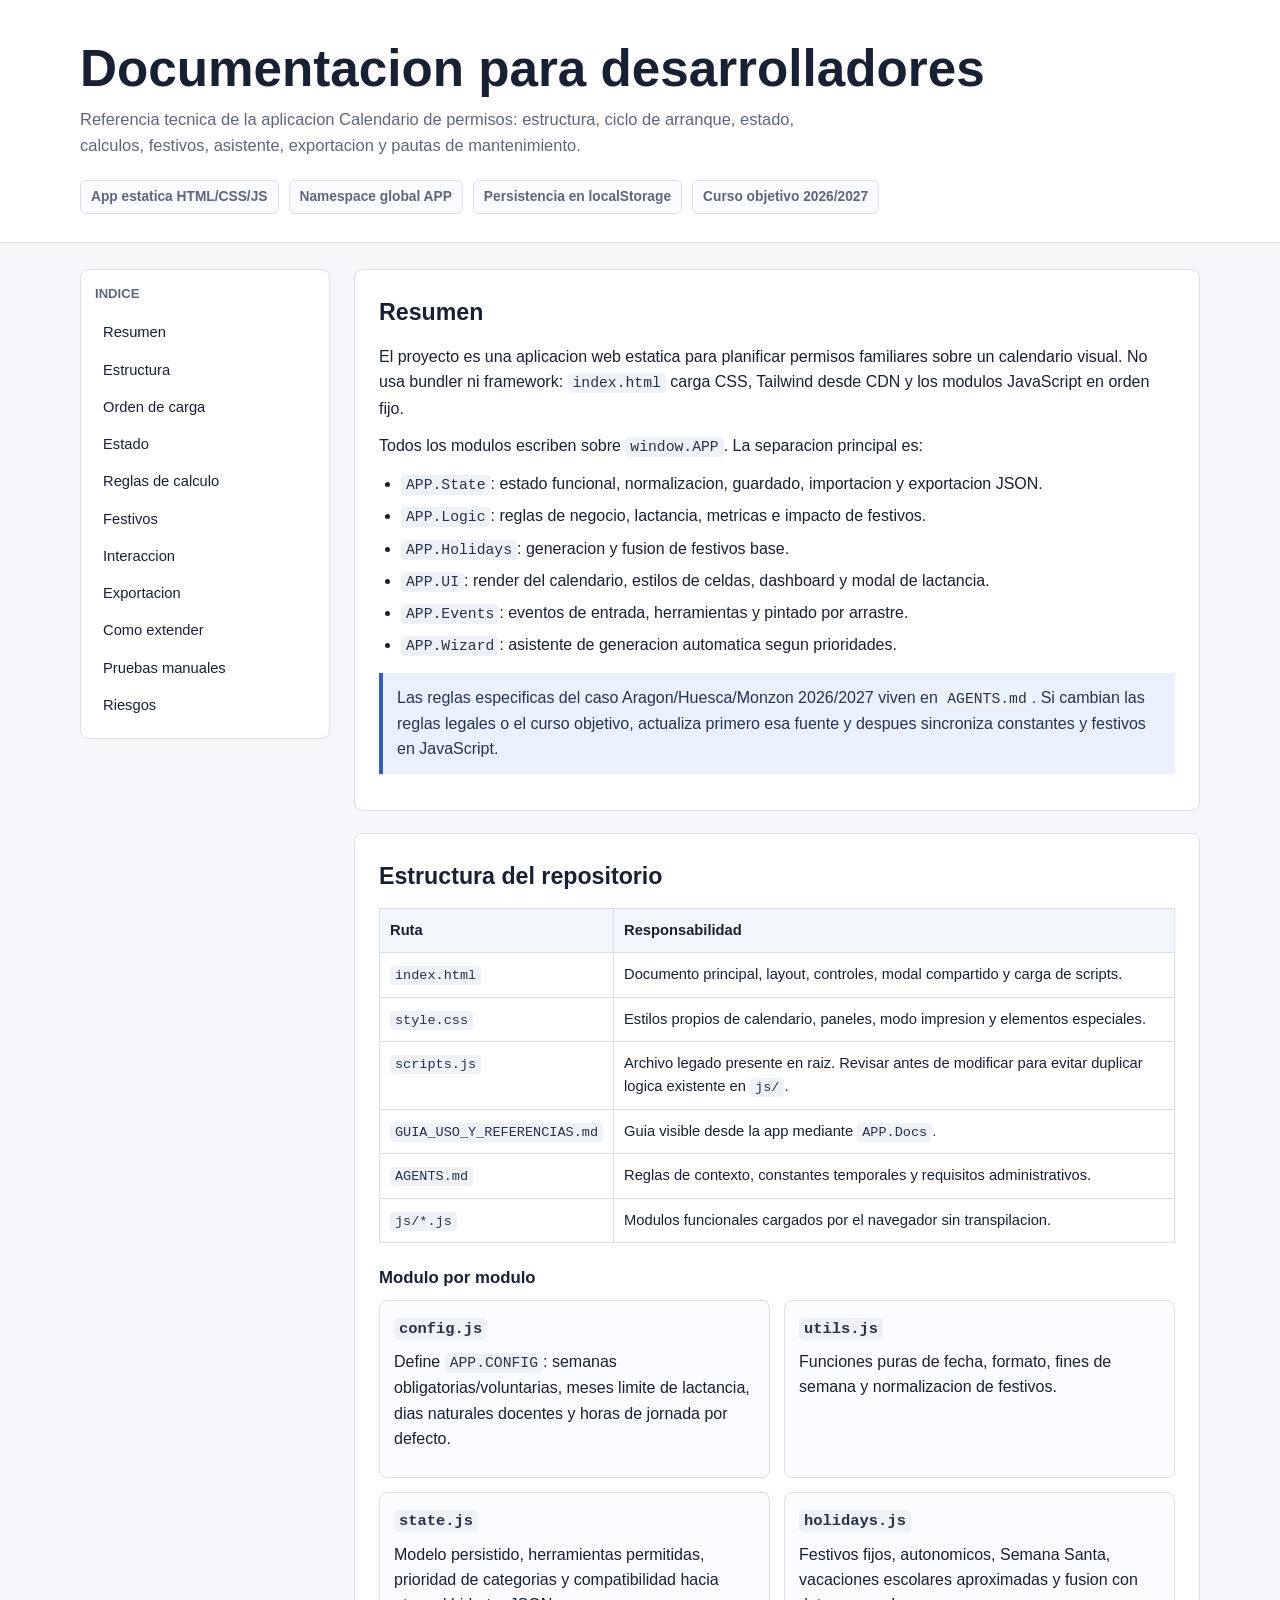
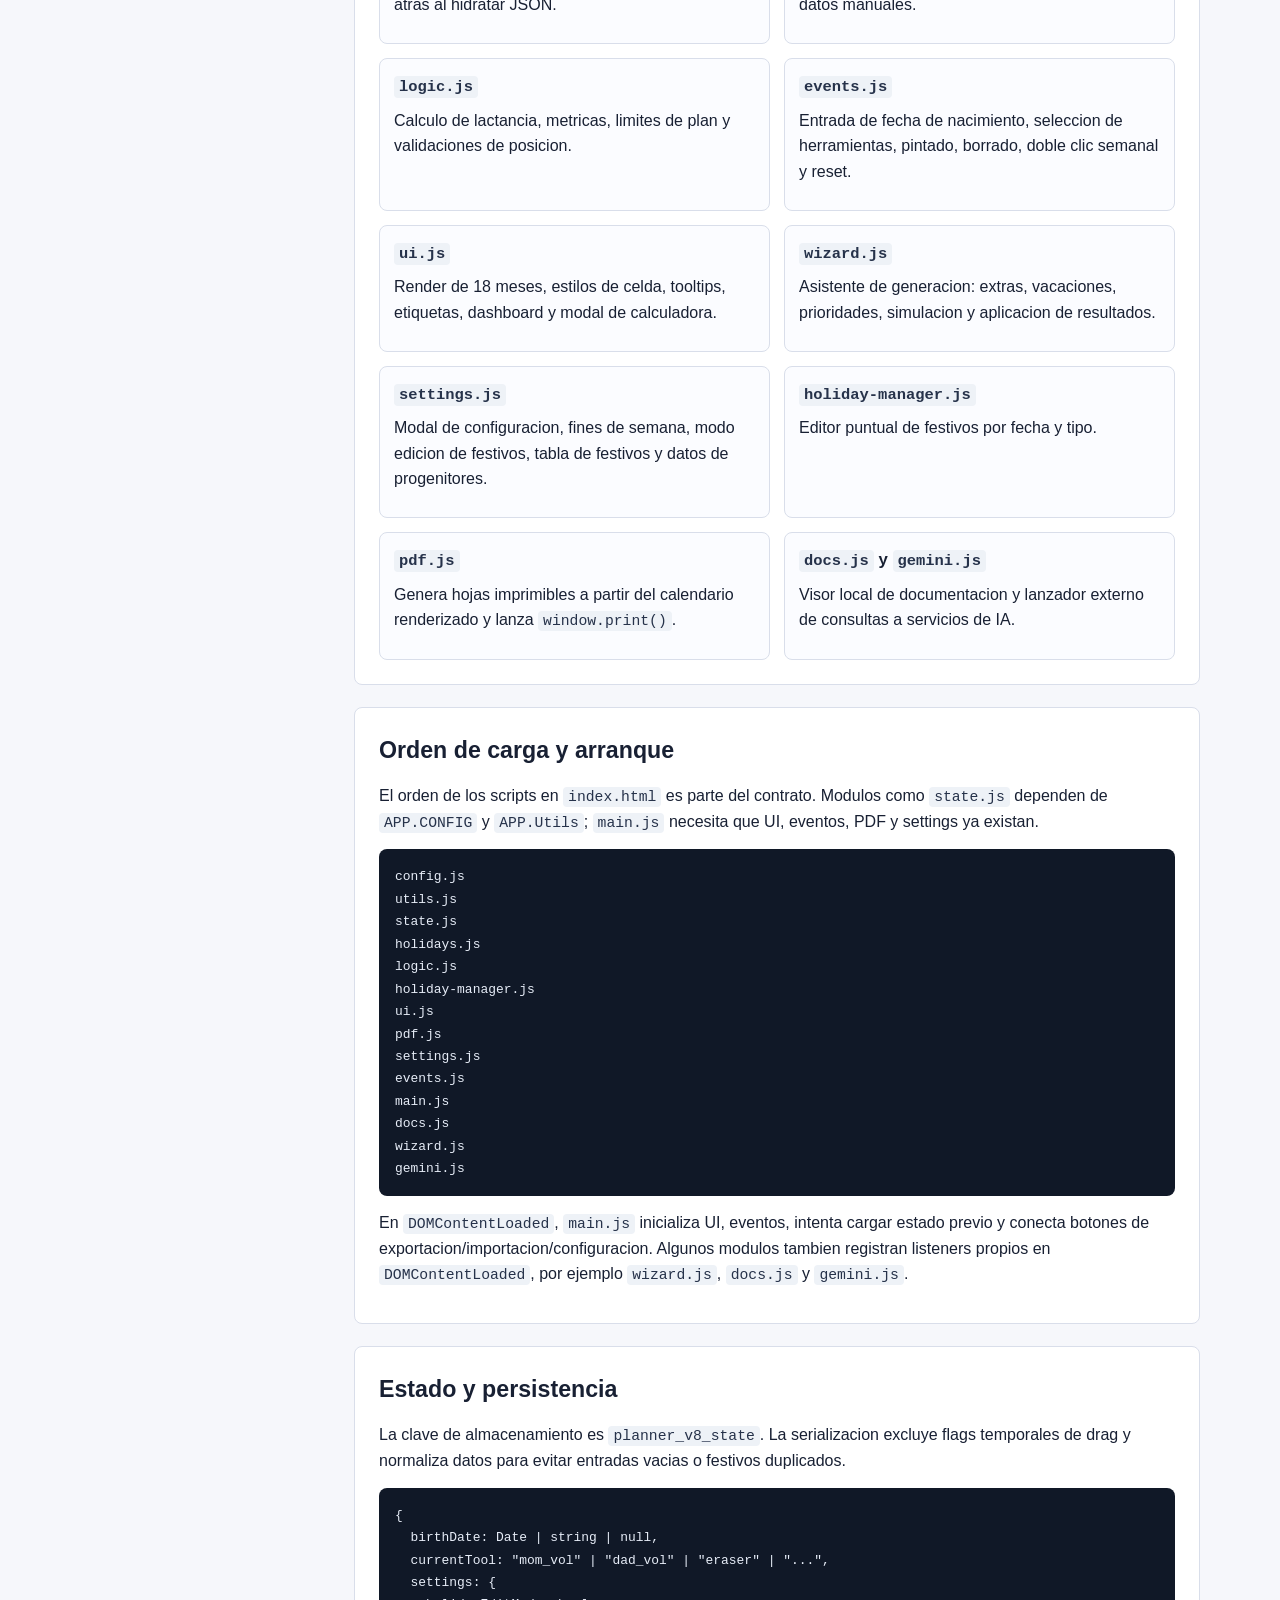
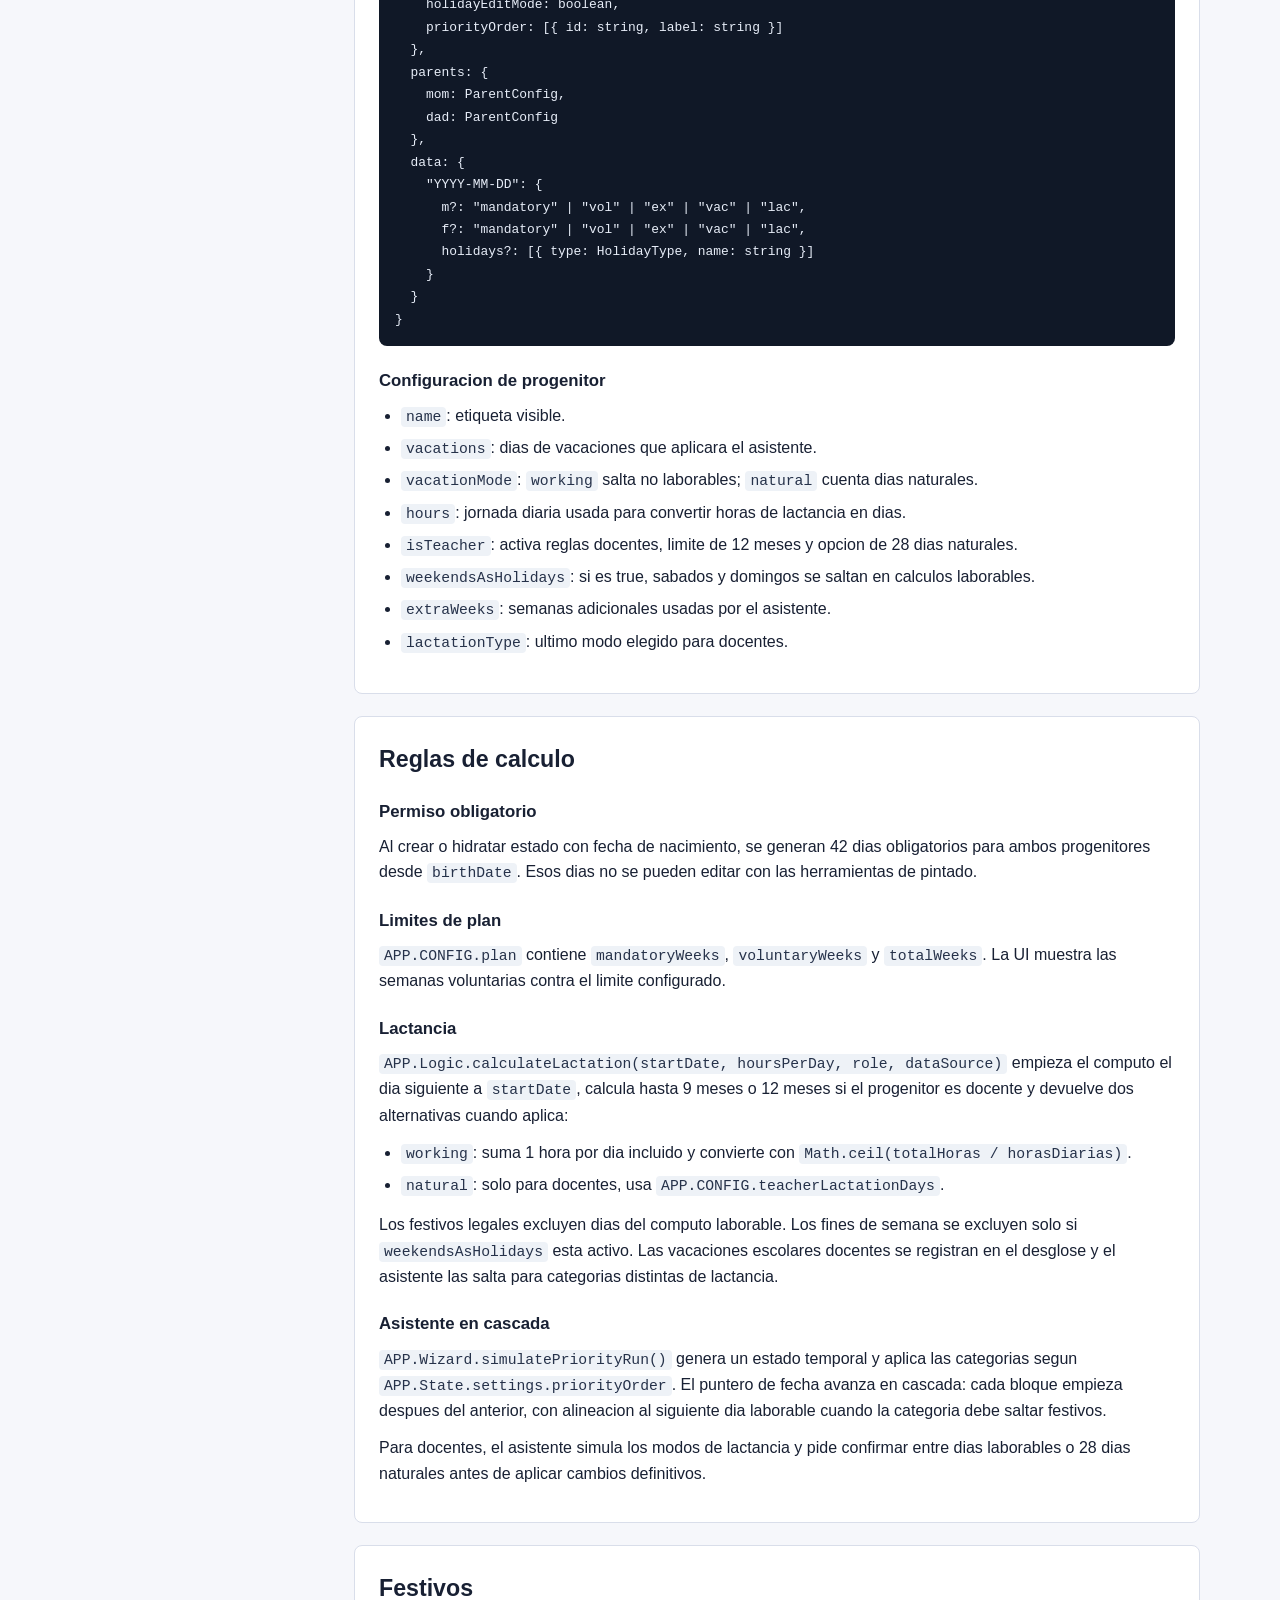
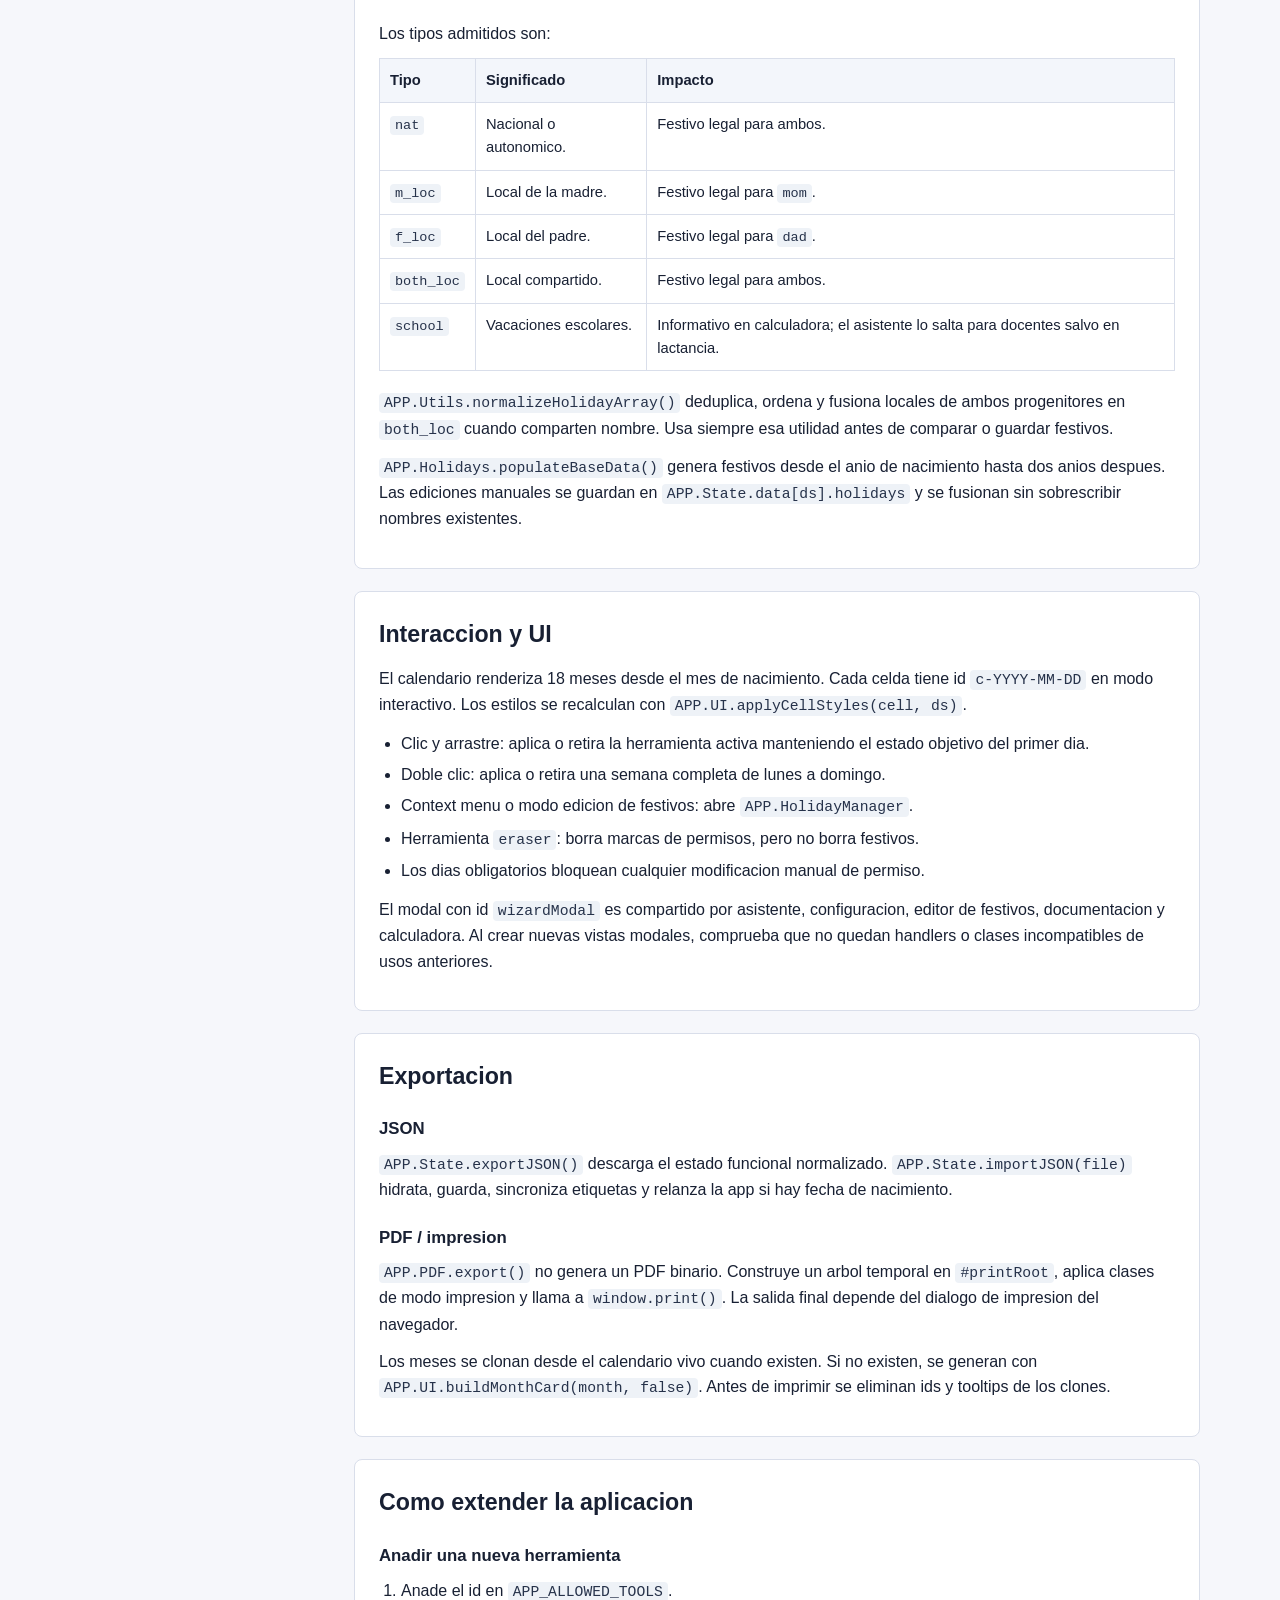
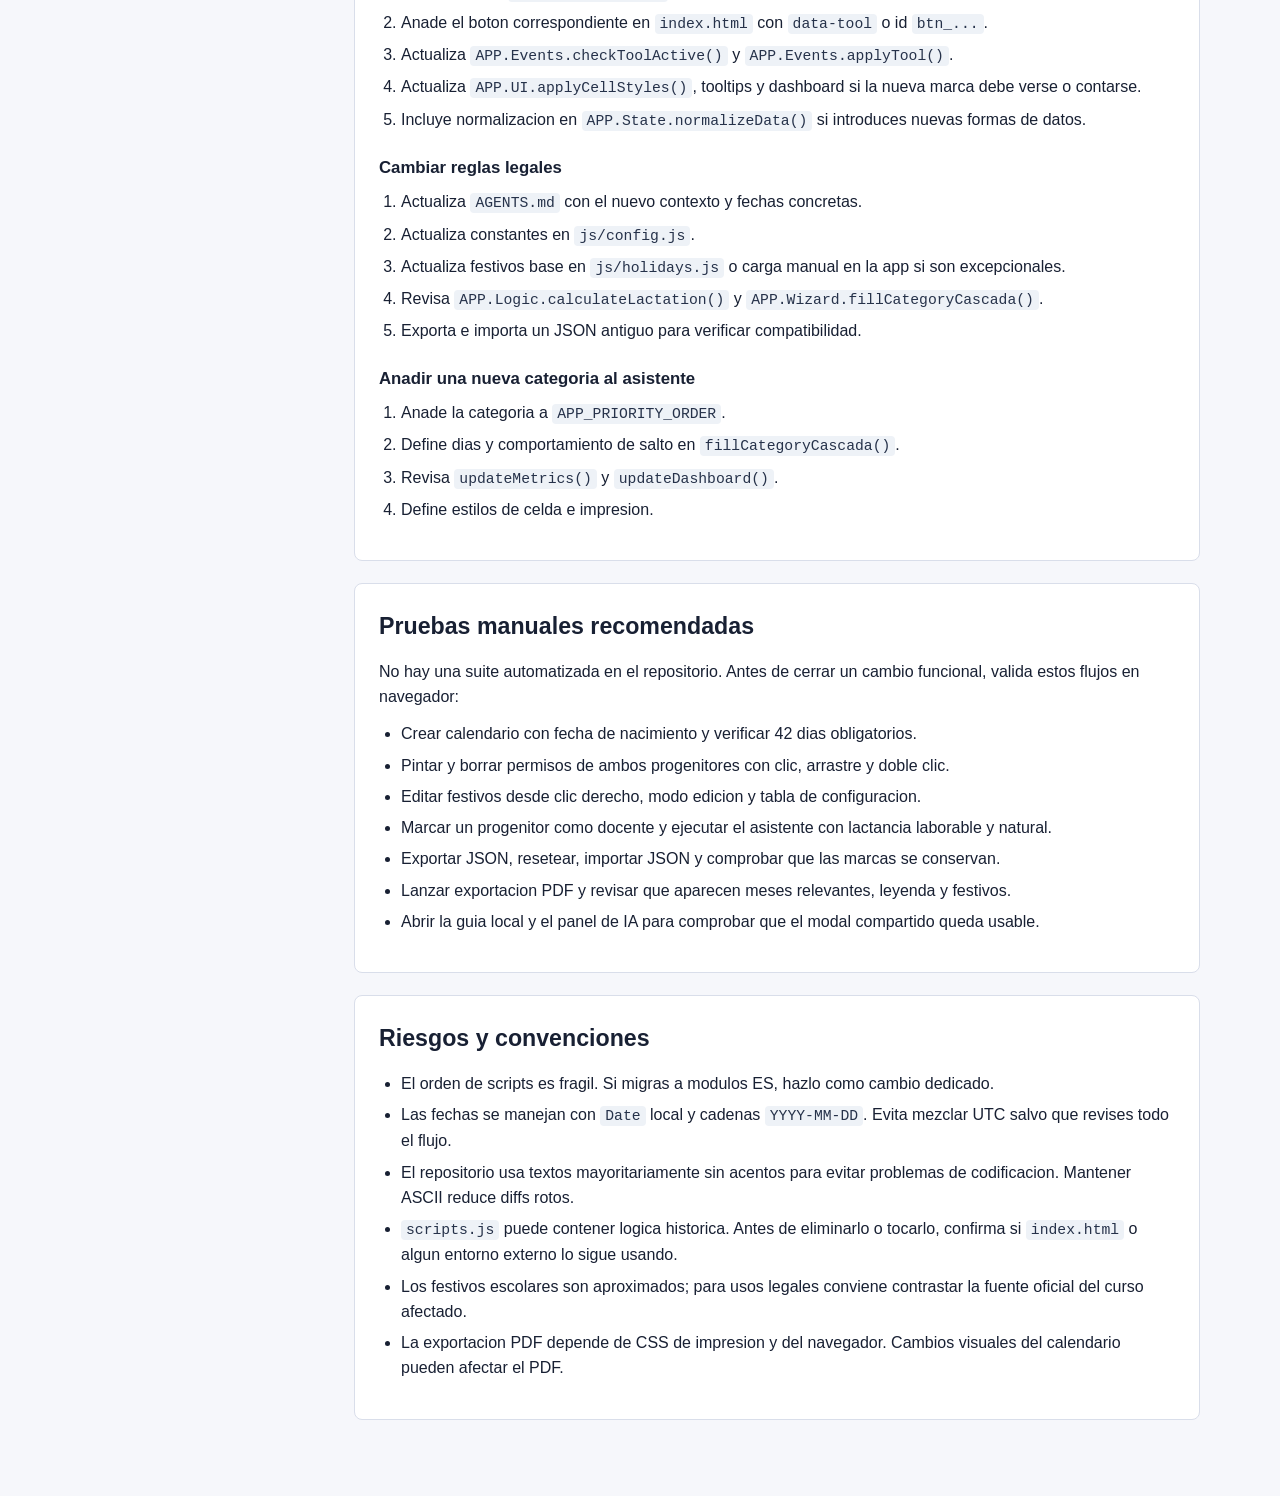
<file: documentacion-desarrollador.html>
<!doctype html>
<html lang="es">
<head>
    <meta charset="utf-8">
    <meta name="viewport" content="width=device-width, initial-scale=1">
    <title>Documentacion para desarrolladores - Calendario de permisos</title>
    <style>
        :root {
            --bg: #f6f7fb;
            --panel: #ffffff;
            --ink: #182033;
            --muted: #5d667a;
            --line: #d9deea;
            --accent: #315fbd;
            --accent-soft: #eaf0ff;
            --code: #101827;
            --code-ink: #e7edf8;
        }

        * {
            box-sizing: border-box;
        }

        body {
            margin: 0;
            background: var(--bg);
            color: var(--ink);
            font-family: Arial, Helvetica, sans-serif;
            line-height: 1.58;
        }

        header {
            background: var(--panel);
            border-bottom: 1px solid var(--line);
        }

        .wrap {
            width: min(1120px, calc(100% - 32px));
            margin: 0 auto;
        }

        .hero {
            padding: 42px 0 28px;
        }

        h1 {
            margin: 0 0 10px;
            font-size: clamp(2rem, 4vw, 3.4rem);
            line-height: 1.05;
            letter-spacing: 0;
        }

        .subtitle {
            max-width: 760px;
            margin: 0;
            color: var(--muted);
            font-size: 1.03rem;
        }

        .meta {
            display: flex;
            flex-wrap: wrap;
            gap: 10px;
            margin-top: 22px;
        }

        .pill {
            display: inline-flex;
            align-items: center;
            min-height: 30px;
            padding: 5px 10px;
            border: 1px solid var(--line);
            border-radius: 6px;
            background: #f9fbff;
            color: var(--muted);
            font-size: .86rem;
            font-weight: 700;
        }

        main {
            display: grid;
            grid-template-columns: 250px minmax(0, 1fr);
            gap: 24px;
            padding: 26px 0 54px;
        }

        nav {
            position: sticky;
            top: 16px;
            align-self: start;
            background: var(--panel);
            border: 1px solid var(--line);
            border-radius: 8px;
            padding: 14px;
        }

        nav strong {
            display: block;
            margin-bottom: 10px;
            font-size: .82rem;
            text-transform: uppercase;
            color: var(--muted);
        }

        nav a {
            display: block;
            padding: 7px 8px;
            border-radius: 6px;
            color: var(--ink);
            text-decoration: none;
            font-size: .92rem;
        }

        nav a:hover,
        nav a:focus {
            background: var(--accent-soft);
            color: var(--accent);
        }

        section {
            margin-bottom: 22px;
            padding: 24px;
            background: var(--panel);
            border: 1px solid var(--line);
            border-radius: 8px;
        }

        h2 {
            margin: 0 0 14px;
            font-size: 1.45rem;
            letter-spacing: 0;
        }

        h3 {
            margin: 22px 0 8px;
            font-size: 1.05rem;
        }

        p {
            margin: 0 0 12px;
        }

        ul,
        ol {
            margin: 0 0 14px 22px;
            padding: 0;
        }

        li {
            margin-bottom: 6px;
        }

        code {
            padding: 2px 5px;
            border-radius: 4px;
            background: #eef2f7;
            color: #26324a;
            font-family: Consolas, "Courier New", monospace;
            font-size: .92em;
        }

        pre {
            overflow-x: auto;
            margin: 14px 0;
            padding: 16px;
            border-radius: 8px;
            background: var(--code);
            color: var(--code-ink);
            font-family: Consolas, "Courier New", monospace;
            font-size: .88rem;
        }

        pre code {
            padding: 0;
            background: transparent;
            color: inherit;
        }

        table {
            width: 100%;
            border-collapse: collapse;
            margin: 12px 0 18px;
            font-size: .92rem;
        }

        th,
        td {
            padding: 10px;
            border: 1px solid var(--line);
            text-align: left;
            vertical-align: top;
        }

        th {
            background: #f3f6fb;
        }

        .note {
            padding: 12px 14px;
            border-left: 4px solid var(--accent);
            background: var(--accent-soft);
            color: #243451;
        }

        .grid {
            display: grid;
            grid-template-columns: repeat(2, minmax(0, 1fr));
            gap: 14px;
        }

        .box {
            border: 1px solid var(--line);
            border-radius: 8px;
            padding: 14px;
            background: #fbfcff;
        }

        .box h3 {
            margin-top: 0;
        }

        @media (max-width: 840px) {
            main {
                grid-template-columns: 1fr;
            }

            nav {
                position: static;
            }

            .grid {
                grid-template-columns: 1fr;
            }
        }
    </style>
</head>
<body>
    <header>
        <div class="wrap hero">
            <h1>Documentacion para desarrolladores</h1>
            <p class="subtitle">Referencia tecnica de la aplicacion Calendario de permisos: estructura, ciclo de arranque, estado, calculos, festivos, asistente, exportacion y pautas de mantenimiento.</p>
            <div class="meta">
                <span class="pill">App estatica HTML/CSS/JS</span>
                <span class="pill">Namespace global APP</span>
                <span class="pill">Persistencia en localStorage</span>
                <span class="pill">Curso objetivo 2026/2027</span>
            </div>
        </div>
    </header>

    <main class="wrap">
        <nav aria-label="Indice">
            <strong>Indice</strong>
            <a href="#resumen">Resumen</a>
            <a href="#estructura">Estructura</a>
            <a href="#carga">Orden de carga</a>
            <a href="#estado">Estado</a>
            <a href="#calculos">Reglas de calculo</a>
            <a href="#festivos">Festivos</a>
            <a href="#interaccion">Interaccion</a>
            <a href="#exportacion">Exportacion</a>
            <a href="#extender">Como extender</a>
            <a href="#pruebas">Pruebas manuales</a>
            <a href="#riesgos">Riesgos</a>
        </nav>

        <div>
            <section id="resumen">
                <h2>Resumen</h2>
                <p>El proyecto es una aplicacion web estatica para planificar permisos familiares sobre un calendario visual. No usa bundler ni framework: <code>index.html</code> carga CSS, Tailwind desde CDN y los modulos JavaScript en orden fijo.</p>
                <p>Todos los modulos escriben sobre <code>window.APP</code>. La separacion principal es:</p>
                <ul>
                    <li><code>APP.State</code>: estado funcional, normalizacion, guardado, importacion y exportacion JSON.</li>
                    <li><code>APP.Logic</code>: reglas de negocio, lactancia, metricas e impacto de festivos.</li>
                    <li><code>APP.Holidays</code>: generacion y fusion de festivos base.</li>
                    <li><code>APP.UI</code>: render del calendario, estilos de celdas, dashboard y modal de lactancia.</li>
                    <li><code>APP.Events</code>: eventos de entrada, herramientas y pintado por arrastre.</li>
                    <li><code>APP.Wizard</code>: asistente de generacion automatica segun prioridades.</li>
                </ul>
                <p class="note">Las reglas especificas del caso Aragon/Huesca/Monzon 2026/2027 viven en <code>AGENTS.md</code>. Si cambian las reglas legales o el curso objetivo, actualiza primero esa fuente y despues sincroniza constantes y festivos en JavaScript.</p>
            </section>

            <section id="estructura">
                <h2>Estructura del repositorio</h2>
                <table>
                    <thead>
                        <tr>
                            <th>Ruta</th>
                            <th>Responsabilidad</th>
                        </tr>
                    </thead>
                    <tbody>
                        <tr>
                            <td><code>index.html</code></td>
                            <td>Documento principal, layout, controles, modal compartido y carga de scripts.</td>
                        </tr>
                        <tr>
                            <td><code>style.css</code></td>
                            <td>Estilos propios de calendario, paneles, modo impresion y elementos especiales.</td>
                        </tr>
                        <tr>
                            <td><code>scripts.js</code></td>
                            <td>Archivo legado presente en raiz. Revisar antes de modificar para evitar duplicar logica existente en <code>js/</code>.</td>
                        </tr>
                        <tr>
                            <td><code>GUIA_USO_Y_REFERENCIAS.md</code></td>
                            <td>Guia visible desde la app mediante <code>APP.Docs</code>.</td>
                        </tr>
                        <tr>
                            <td><code>AGENTS.md</code></td>
                            <td>Reglas de contexto, constantes temporales y requisitos administrativos.</td>
                        </tr>
                        <tr>
                            <td><code>js/*.js</code></td>
                            <td>Modulos funcionales cargados por el navegador sin transpilacion.</td>
                        </tr>
                    </tbody>
                </table>

                <h3>Modulo por modulo</h3>
                <div class="grid">
                    <div class="box">
                        <h3><code>config.js</code></h3>
                        <p>Define <code>APP.CONFIG</code>: semanas obligatorias/voluntarias, meses limite de lactancia, dias naturales docentes y horas de jornada por defecto.</p>
                    </div>
                    <div class="box">
                        <h3><code>utils.js</code></h3>
                        <p>Funciones puras de fecha, formato, fines de semana y normalizacion de festivos.</p>
                    </div>
                    <div class="box">
                        <h3><code>state.js</code></h3>
                        <p>Modelo persistido, herramientas permitidas, prioridad de categorias y compatibilidad hacia atras al hidratar JSON.</p>
                    </div>
                    <div class="box">
                        <h3><code>holidays.js</code></h3>
                        <p>Festivos fijos, autonomicos, Semana Santa, vacaciones escolares aproximadas y fusion con datos manuales.</p>
                    </div>
                    <div class="box">
                        <h3><code>logic.js</code></h3>
                        <p>Calculo de lactancia, metricas, limites de plan y validaciones de posicion.</p>
                    </div>
                    <div class="box">
                        <h3><code>events.js</code></h3>
                        <p>Entrada de fecha de nacimiento, seleccion de herramientas, pintado, borrado, doble clic semanal y reset.</p>
                    </div>
                    <div class="box">
                        <h3><code>ui.js</code></h3>
                        <p>Render de 18 meses, estilos de celda, tooltips, etiquetas, dashboard y modal de calculadora.</p>
                    </div>
                    <div class="box">
                        <h3><code>wizard.js</code></h3>
                        <p>Asistente de generacion: extras, vacaciones, prioridades, simulacion y aplicacion de resultados.</p>
                    </div>
                    <div class="box">
                        <h3><code>settings.js</code></h3>
                        <p>Modal de configuracion, fines de semana, modo edicion de festivos, tabla de festivos y datos de progenitores.</p>
                    </div>
                    <div class="box">
                        <h3><code>holiday-manager.js</code></h3>
                        <p>Editor puntual de festivos por fecha y tipo.</p>
                    </div>
                    <div class="box">
                        <h3><code>pdf.js</code></h3>
                        <p>Genera hojas imprimibles a partir del calendario renderizado y lanza <code>window.print()</code>.</p>
                    </div>
                    <div class="box">
                        <h3><code>docs.js</code> y <code>gemini.js</code></h3>
                        <p>Visor local de documentacion y lanzador externo de consultas a servicios de IA.</p>
                    </div>
                </div>
            </section>

            <section id="carga">
                <h2>Orden de carga y arranque</h2>
                <p>El orden de los scripts en <code>index.html</code> es parte del contrato. Modulos como <code>state.js</code> dependen de <code>APP.CONFIG</code> y <code>APP.Utils</code>; <code>main.js</code> necesita que UI, eventos, PDF y settings ya existan.</p>
                <pre><code>config.js
utils.js
state.js
holidays.js
logic.js
holiday-manager.js
ui.js
pdf.js
settings.js
events.js
main.js
docs.js
wizard.js
gemini.js</code></pre>
                <p>En <code>DOMContentLoaded</code>, <code>main.js</code> inicializa UI, eventos, intenta cargar estado previo y conecta botones de exportacion/importacion/configuracion. Algunos modulos tambien registran listeners propios en <code>DOMContentLoaded</code>, por ejemplo <code>wizard.js</code>, <code>docs.js</code> y <code>gemini.js</code>.</p>
            </section>

            <section id="estado">
                <h2>Estado y persistencia</h2>
                <p>La clave de almacenamiento es <code>planner_v8_state</code>. La serializacion excluye flags temporales de drag y normaliza datos para evitar entradas vacias o festivos duplicados.</p>
                <pre><code>{
  birthDate: Date | string | null,
  currentTool: "mom_vol" | "dad_vol" | "eraser" | "...",
  settings: {
    holidayEditMode: boolean,
    priorityOrder: [{ id: string, label: string }]
  },
  parents: {
    mom: ParentConfig,
    dad: ParentConfig
  },
  data: {
    "YYYY-MM-DD": {
      m?: "mandatory" | "vol" | "ex" | "vac" | "lac",
      f?: "mandatory" | "vol" | "ex" | "vac" | "lac",
      holidays?: [{ type: HolidayType, name: string }]
    }
  }
}</code></pre>
                <h3>Configuracion de progenitor</h3>
                <ul>
                    <li><code>name</code>: etiqueta visible.</li>
                    <li><code>vacations</code>: dias de vacaciones que aplicara el asistente.</li>
                    <li><code>vacationMode</code>: <code>working</code> salta no laborables; <code>natural</code> cuenta dias naturales.</li>
                    <li><code>hours</code>: jornada diaria usada para convertir horas de lactancia en dias.</li>
                    <li><code>isTeacher</code>: activa reglas docentes, limite de 12 meses y opcion de 28 dias naturales.</li>
                    <li><code>weekendsAsHolidays</code>: si es true, sabados y domingos se saltan en calculos laborables.</li>
                    <li><code>extraWeeks</code>: semanas adicionales usadas por el asistente.</li>
                    <li><code>lactationType</code>: ultimo modo elegido para docentes.</li>
                </ul>
            </section>

            <section id="calculos">
                <h2>Reglas de calculo</h2>
                <h3>Permiso obligatorio</h3>
                <p>Al crear o hidratar estado con fecha de nacimiento, se generan 42 dias obligatorios para ambos progenitores desde <code>birthDate</code>. Esos dias no se pueden editar con las herramientas de pintado.</p>

                <h3>Limites de plan</h3>
                <p><code>APP.CONFIG.plan</code> contiene <code>mandatoryWeeks</code>, <code>voluntaryWeeks</code> y <code>totalWeeks</code>. La UI muestra las semanas voluntarias contra el limite configurado.</p>

                <h3>Lactancia</h3>
                <p><code>APP.Logic.calculateLactation(startDate, hoursPerDay, role, dataSource)</code> empieza el computo el dia siguiente a <code>startDate</code>, calcula hasta 9 meses o 12 meses si el progenitor es docente y devuelve dos alternativas cuando aplica:</p>
                <ul>
                    <li><code>working</code>: suma 1 hora por dia incluido y convierte con <code>Math.ceil(totalHoras / horasDiarias)</code>.</li>
                    <li><code>natural</code>: solo para docentes, usa <code>APP.CONFIG.teacherLactationDays</code>.</li>
                </ul>
                <p>Los festivos legales excluyen dias del computo laborable. Los fines de semana se excluyen solo si <code>weekendsAsHolidays</code> esta activo. Las vacaciones escolares docentes se registran en el desglose y el asistente las salta para categorias distintas de lactancia.</p>

                <h3>Asistente en cascada</h3>
                <p><code>APP.Wizard.simulatePriorityRun()</code> genera un estado temporal y aplica las categorias segun <code>APP.State.settings.priorityOrder</code>. El puntero de fecha avanza en cascada: cada bloque empieza despues del anterior, con alineacion al siguiente dia laborable cuando la categoria debe saltar festivos.</p>
                <p>Para docentes, el asistente simula los modos de lactancia y pide confirmar entre dias laborables o 28 dias naturales antes de aplicar cambios definitivos.</p>
            </section>

            <section id="festivos">
                <h2>Festivos</h2>
                <p>Los tipos admitidos son:</p>
                <table>
                    <thead>
                        <tr>
                            <th>Tipo</th>
                            <th>Significado</th>
                            <th>Impacto</th>
                        </tr>
                    </thead>
                    <tbody>
                        <tr>
                            <td><code>nat</code></td>
                            <td>Nacional o autonomico.</td>
                            <td>Festivo legal para ambos.</td>
                        </tr>
                        <tr>
                            <td><code>m_loc</code></td>
                            <td>Local de la madre.</td>
                            <td>Festivo legal para <code>mom</code>.</td>
                        </tr>
                        <tr>
                            <td><code>f_loc</code></td>
                            <td>Local del padre.</td>
                            <td>Festivo legal para <code>dad</code>.</td>
                        </tr>
                        <tr>
                            <td><code>both_loc</code></td>
                            <td>Local compartido.</td>
                            <td>Festivo legal para ambos.</td>
                        </tr>
                        <tr>
                            <td><code>school</code></td>
                            <td>Vacaciones escolares.</td>
                            <td>Informativo en calculadora; el asistente lo salta para docentes salvo en lactancia.</td>
                        </tr>
                    </tbody>
                </table>
                <p><code>APP.Utils.normalizeHolidayArray()</code> deduplica, ordena y fusiona locales de ambos progenitores en <code>both_loc</code> cuando comparten nombre. Usa siempre esa utilidad antes de comparar o guardar festivos.</p>
                <p><code>APP.Holidays.populateBaseData()</code> genera festivos desde el anio de nacimiento hasta dos anios despues. Las ediciones manuales se guardan en <code>APP.State.data[ds].holidays</code> y se fusionan sin sobrescribir nombres existentes.</p>
            </section>

            <section id="interaccion">
                <h2>Interaccion y UI</h2>
                <p>El calendario renderiza 18 meses desde el mes de nacimiento. Cada celda tiene id <code>c-YYYY-MM-DD</code> en modo interactivo. Los estilos se recalculan con <code>APP.UI.applyCellStyles(cell, ds)</code>.</p>
                <ul>
                    <li>Clic y arrastre: aplica o retira la herramienta activa manteniendo el estado objetivo del primer dia.</li>
                    <li>Doble clic: aplica o retira una semana completa de lunes a domingo.</li>
                    <li>Context menu o modo edicion de festivos: abre <code>APP.HolidayManager</code>.</li>
                    <li>Herramienta <code>eraser</code>: borra marcas de permisos, pero no borra festivos.</li>
                    <li>Los dias obligatorios bloquean cualquier modificacion manual de permiso.</li>
                </ul>
                <p>El modal con id <code>wizardModal</code> es compartido por asistente, configuracion, editor de festivos, documentacion y calculadora. Al crear nuevas vistas modales, comprueba que no quedan handlers o clases incompatibles de usos anteriores.</p>
            </section>

            <section id="exportacion">
                <h2>Exportacion</h2>
                <h3>JSON</h3>
                <p><code>APP.State.exportJSON()</code> descarga el estado funcional normalizado. <code>APP.State.importJSON(file)</code> hidrata, guarda, sincroniza etiquetas y relanza la app si hay fecha de nacimiento.</p>

                <h3>PDF / impresion</h3>
                <p><code>APP.PDF.export()</code> no genera un PDF binario. Construye un arbol temporal en <code>#printRoot</code>, aplica clases de modo impresion y llama a <code>window.print()</code>. La salida final depende del dialogo de impresion del navegador.</p>
                <p>Los meses se clonan desde el calendario vivo cuando existen. Si no existen, se generan con <code>APP.UI.buildMonthCard(month, false)</code>. Antes de imprimir se eliminan ids y tooltips de los clones.</p>
            </section>

            <section id="extender">
                <h2>Como extender la aplicacion</h2>
                <h3>Anadir una nueva herramienta</h3>
                <ol>
                    <li>Anade el id en <code>APP_ALLOWED_TOOLS</code>.</li>
                    <li>Anade el boton correspondiente en <code>index.html</code> con <code>data-tool</code> o id <code>btn_...</code>.</li>
                    <li>Actualiza <code>APP.Events.checkToolActive()</code> y <code>APP.Events.applyTool()</code>.</li>
                    <li>Actualiza <code>APP.UI.applyCellStyles()</code>, tooltips y dashboard si la nueva marca debe verse o contarse.</li>
                    <li>Incluye normalizacion en <code>APP.State.normalizeData()</code> si introduces nuevas formas de datos.</li>
                </ol>

                <h3>Cambiar reglas legales</h3>
                <ol>
                    <li>Actualiza <code>AGENTS.md</code> con el nuevo contexto y fechas concretas.</li>
                    <li>Actualiza constantes en <code>js/config.js</code>.</li>
                    <li>Actualiza festivos base en <code>js/holidays.js</code> o carga manual en la app si son excepcionales.</li>
                    <li>Revisa <code>APP.Logic.calculateLactation()</code> y <code>APP.Wizard.fillCategoryCascada()</code>.</li>
                    <li>Exporta e importa un JSON antiguo para verificar compatibilidad.</li>
                </ol>

                <h3>Anadir una nueva categoria al asistente</h3>
                <ol>
                    <li>Anade la categoria a <code>APP_PRIORITY_ORDER</code>.</li>
                    <li>Define dias y comportamiento de salto en <code>fillCategoryCascada()</code>.</li>
                    <li>Revisa <code>updateMetrics()</code> y <code>updateDashboard()</code>.</li>
                    <li>Define estilos de celda e impresion.</li>
                </ol>
            </section>

            <section id="pruebas">
                <h2>Pruebas manuales recomendadas</h2>
                <p>No hay una suite automatizada en el repositorio. Antes de cerrar un cambio funcional, valida estos flujos en navegador:</p>
                <ul>
                    <li>Crear calendario con fecha de nacimiento y verificar 42 dias obligatorios.</li>
                    <li>Pintar y borrar permisos de ambos progenitores con clic, arrastre y doble clic.</li>
                    <li>Editar festivos desde clic derecho, modo edicion y tabla de configuracion.</li>
                    <li>Marcar un progenitor como docente y ejecutar el asistente con lactancia laborable y natural.</li>
                    <li>Exportar JSON, resetear, importar JSON y comprobar que las marcas se conservan.</li>
                    <li>Lanzar exportacion PDF y revisar que aparecen meses relevantes, leyenda y festivos.</li>
                    <li>Abrir la guia local y el panel de IA para comprobar que el modal compartido queda usable.</li>
                </ul>
            </section>

            <section id="riesgos">
                <h2>Riesgos y convenciones</h2>
                <ul>
                    <li>El orden de scripts es fragil. Si migras a modulos ES, hazlo como cambio dedicado.</li>
                    <li>Las fechas se manejan con <code>Date</code> local y cadenas <code>YYYY-MM-DD</code>. Evita mezclar UTC salvo que revises todo el flujo.</li>
                    <li>El repositorio usa textos mayoritariamente sin acentos para evitar problemas de codificacion. Mantener ASCII reduce diffs rotos.</li>
                    <li><code>scripts.js</code> puede contener logica historica. Antes de eliminarlo o tocarlo, confirma si <code>index.html</code> o algun entorno externo lo sigue usando.</li>
                    <li>Los festivos escolares son aproximados; para usos legales conviene contrastar la fuente oficial del curso afectado.</li>
                    <li>La exportacion PDF depende de CSS de impresion y del navegador. Cambios visuales del calendario pueden afectar el PDF.</li>
                </ul>
            </section>
        </div>
    </main>
</body>
</html>
</file>
